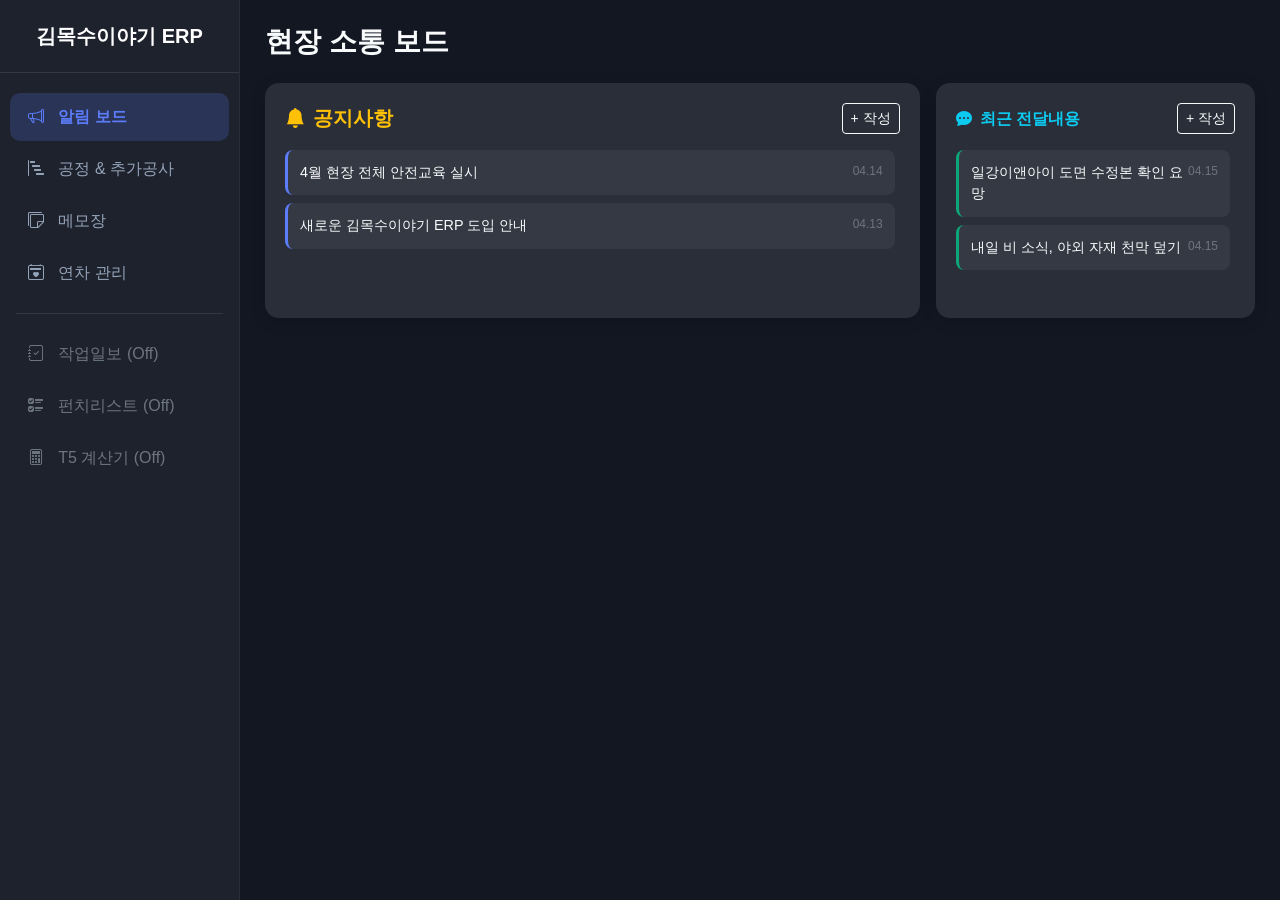
<file: test.html>
<!DOCTYPE html>
<html lang="ko">
<head>
    <meta charset="UTF-8">
    <meta name="viewport" content="width=device-width, initial-scale=1.0, maximum-scale=1.0, user-scalable=no">
    <title>신규 기능 테스트 - 김목수이야기</title>
    
    <link href="https://cdn.jsdelivr.net/npm/bootstrap@5.3.2/dist/css/bootstrap.min.css" rel="stylesheet">
    <link rel="stylesheet" href="https://cdn.jsdelivr.net/npm/bootstrap-icons@1.11.1/font/bootstrap-icons.css">
    
    <style>
        :root { --bg-deep: #131722; --sidebar-bg: #1e222d; --card-bg: #2a2e39; --primary-accent: #5c7cfa; --success-btn: #0ca678; }
        body { background-color: var(--bg-deep); color: #f8fafc; font-family: 'Pretendard', sans-serif; margin: 0; overflow: hidden; }
        .app-wrapper { display: flex; height: 100vh; width: 100vw; }
        
        .sidebar { width: 240px; background-color: var(--sidebar-bg); border-right: 1px solid rgba(255,255,255,0.05); display: flex; flex-direction: column; z-index: 1050; }
        .main-container { flex: 1; overflow-y: auto; padding: 25px; padding-bottom: 80px; }

        .nav-link { color: #94a3b8; padding: 12px 18px; margin: 4px 10px; border-radius: 10px; cursor: pointer; transition: 0.2s; }
        .nav-link:hover, .nav-link.active { background-color: rgba(92, 124, 250, 0.2); color: var(--primary-accent); font-weight: bold; }
        .nav-link i { margin-right: 10px; }

        .page-section { display: none; animation: fadeIn 0.2s; }
        .page-section.active { display: block; }
        @keyframes fadeIn { from { opacity: 0; transform: translateY(5px); } to { opacity: 1; transform: translateY(0); } }

        .t5-card { background: var(--card-bg); border-radius: 14px; padding: 20px; box-shadow: 0 4px 15px rgba(0,0,0,0.15); margin-bottom: 20px; }
        .input-dark { background: #1e222d !important; border: 1px solid rgba(255,255,255,0.1) !important; color: white !important; }
        
        /* 게시판 UI */
        .board-list { max-height: 250px; overflow-y: auto; padding-right: 5px; }
        .board-item { background: rgba(255,255,255,0.05); padding: 12px; border-radius: 8px; margin-bottom: 8px; border-left: 3px solid var(--primary-accent); font-size: 0.9rem; }
        
        /* 공정표 UI */
        .gantt-container { overflow-x: auto; background: #1e222d; border-radius: 8px; border: 1px solid rgba(255,255,255,0.1); }
        .gantt-table { margin: 0; white-space: nowrap; font-size: 0.8rem; }
        .gantt-table th, .gantt-table td { border-color: rgba(255,255,255,0.1) !important; padding: 6px !important; vertical-align: middle; }
        .gantt-task-col { position: sticky; left: 0; background: var(--card-bg) !important; z-index: 2; font-weight: bold; text-align: left; min-width: 100px; border-right: 2px solid rgba(255,255,255,0.2) !important; }
        .gantt-cell { cursor: pointer; min-width: 35px; transition: 0.1s; }
        .gantt-cell:hover { background: rgba(255,255,255,0.1); }
        .gantt-active { background: var(--primary-accent) !important; box-shadow: inset 0 0 0 1px rgba(0,0,0,0.2); }
        .day-sat { background: rgba(92, 124, 250, 0.1) !important; color: #5c7cfa; }
        .day-sun { background: rgba(224, 49, 49, 0.1) !important; color: #e03131; }

        /* 메모장 UI */
        .memo-grid { display: grid; grid-template-columns: repeat(auto-fill, minmax(250px, 1fr)); gap: 15px; }
        .memo-card { background: #fffae6; color: #333; padding: 15px; border-radius: 8px; box-shadow: 2px 4px 10px rgba(0,0,0,0.1); position: relative; }
        .memo-card.shared { background: #e3f2fd; }
        .memo-date { font-size: 0.7rem; color: #666; margin-bottom: 8px; border-bottom: 1px solid rgba(0,0,0,0.1); padding-bottom: 4px; }
        .memo-content { font-size: 0.9rem; white-space: pre-wrap; line-height: 1.4; }
        
        @media (max-width: 768px) {
            .sidebar { display: none; } /* 테스트용 임시 숨김 */
            .main-container { padding: 15px; }
        }
        
        /* 커스텀 스크롤바 */
        ::-webkit-scrollbar { width: 6px; height: 6px; }
        ::-webkit-scrollbar-track { background: transparent; }
        ::-webkit-scrollbar-thumb { background: #4b5563; border-radius: 3px; }
    </style>
</head>
<body>

<div class="app-wrapper">
    <nav class="sidebar">
        <div class="p-4 text-center border-bottom border-secondary border-opacity-25">
            <h5 class="fw-bold text-white m-0">김목수이야기 ERP</h5>
        </div>
        <div class="flex-grow-1 mt-3">
            <div class="nav-link active" onclick="showPage('board', this)"><i class="bi bi-megaphone"></i> 알림 보드</div>
            <div class="nav-link" onclick="showPage('gantt', this)"><i class="bi bi-bar-chart-steps"></i> 공정 & 추가공사</div>
            <div class="nav-link" onclick="showPage('memo', this)"><i class="bi bi-stickies"></i> 메모장</div>
            <div class="nav-link" onclick="showPage('leave', this)"><i class="bi bi-calendar2-heart"></i> 연차 관리</div>
            <hr class="border-secondary opacity-25 mx-3">
            <div class="nav-link text-secondary"><i class="bi bi-journal-check"></i> 작업일보 (Off)</div>
            <div class="nav-link text-secondary"><i class="bi bi-ui-checks"></i> 펀치리스트 (Off)</div>
            <div class="nav-link text-secondary"><i class="bi bi-calculator"></i> T5 계산기 (Off)</div>
        </div>
    </nav>

    <main class="main-container">
        
        <section id="page-board" class="page-section active">
            <h3 class="fw-bold mb-4">현장 소통 보드</h3>
            
            <div class="row g-3">
                <div class="col-12 col-md-8">
                    <div class="t5-card h-100">
                        <div class="d-flex justify-content-between align-items-center mb-3">
                            <h5 class="fw-bold text-warning m-0"><i class="bi bi-bell-fill me-2"></i>공지사항</h5>
                            <button class="btn btn-sm btn-outline-light" onclick="addMsg('notice')">+ 작성</button>
                        </div>
                        <div class="board-list" id="notice-list">
                            </div>
                    </div>
                </div>
                
                <div class="col-12 col-md-4">
                    <div class="t5-card h-100">
                        <div class="d-flex justify-content-between align-items-center mb-3">
                            <h6 class="fw-bold text-info m-0"><i class="bi bi-chat-dots-fill me-2"></i>최근 전달내용</h6>
                            <button class="btn btn-sm btn-outline-light" onclick="addMsg('memo')">+ 작성</button>
                        </div>
                        <div class="board-list" id="msg-list">
                            </div>
                    </div>
                </div>
            </div>
        </section>

        <section id="page-gantt" class="page-section">
            <div class="d-flex justify-content-between align-items-center mb-4 border-bottom border-secondary border-opacity-25 pb-3">
                <h3 class="fw-bold m-0">현장 공정 & 추가 내역</h3>
                <button class="btn btn-primary fw-bold" onclick="createNewProject()">+ 신규 현장 공정 셋팅</button>
            </div>

            <div class="t5-card">
                <div class="d-flex justify-content-between align-items-center mb-3">
                    <h5 class="fw-bold text-white m-0">📍 일강이앤아이 현장</h5>
                    <span class="badge bg-secondary">진행중</span>
                </div>
                
                <h6 class="fw-bold mt-4 mb-2 text-primary"><i class="bi bi-bar-chart-steps me-2"></i>실전 공정표 (Gantt)</h6>
                <div class="gantt-container mb-4">
                    <table class="table table-dark table-bordered gantt-table" id="ganttTable">
                        </table>
                </div>
                <div class="text-end mb-4">
                    <button class="btn btn-sm btn-outline-secondary" onclick="addGanttDate()">+ 날짜 1일 추가 연장</button>
                </div>

                <hr class="border-secondary opacity-25">

                <div class="d-flex justify-content-between align-items-center mt-4 mb-2">
                    <h6 class="fw-bold text-warning m-0"><i class="bi bi-cash-coin me-2"></i>추가 공사 내역</h6>
                    <button class="btn btn-sm btn-outline-warning" onclick="addExtraCostRow()">+ 내역 추가</button>
                </div>
                <div class="table-responsive">
                    <table class="table table-dark table-sm align-middle text-center" style="font-size:0.85rem;">
                        <thead class="text-secondary">
                            <tr>
                                <th>지시일자</th>
                                <th style="width: 30%;">내용</th>
                                <th>추가 금액(원)</th>
                                <th>진행</th>
                                <th>계산서</th>
                                <th>비고</th>
                                <th></th>
                            </tr>
                        </thead>
                        <tbody id="extraCostBody">
                            </tbody>
                        <tfoot>
                            <tr>
                                <td colspan="2" class="text-end fw-bold text-secondary">총 추가 공사대금 :</td>
                                <td class="text-warning fw-bold fs-6" id="extraTotalSum">0</td>
                                <td colspan="4"></td>
                            </tr>
                        </tfoot>
                    </table>
                </div>
            </div>
        </section>

        <section id="page-memo" class="page-section">
            <div class="d-flex justify-content-between align-items-center mb-4">
                <h3 class="fw-bold m-0">메모장</h3>
                <button class="btn btn-primary fw-bold" onclick="addMemo()">+ 새 메모 작성</button>
            </div>
            
            <ul class="nav nav-pills mb-4" id="memoTabs">
                <li class="nav-item"><button class="nav-link active py-1 px-3" onclick="switchMemoTab('private')">내 메모</button></li>
                <li class="nav-item"><button class="nav-link py-1 px-3" onclick="switchMemoTab('shared')">팀 공유 메모</button></li>
            </ul>

            <div class="memo-grid" id="memoContainer">
                </div>
        </section>

        <section id="page-leave" class="page-section">
            <div class="d-flex justify-content-between align-items-center mb-4">
                <h3 class="fw-bold m-0">팀원 연차 관리 (입사일 기준)</h3>
                <button class="btn btn-success fw-bold" onclick="requestLeave()">+ 연차/반차 신청</button>
            </div>

            <div class="t5-card border border-warning border-opacity-50">
                <h6 class="fw-bold text-warning mb-3"><i class="bi bi-gear me-2"></i>[관리자 전용] 팀원 기본 세팅</h6>
                <div class="table-responsive">
                    <table class="table table-dark table-sm align-middle text-center mb-0">
                        <thead class="text-secondary">
                            <tr><th>이름</th><th>입사일</th><th>기본 연차</th><th>조정(보너스)</th><th>총 연차</th><th>사용</th><th>잔여</th></tr>
                        </thead>
                        <tbody id="leaveAdminBody">
                            <tr>
                                <td class="fw-bold text-white">강재구</td>
                                <td><input type="date" class="form-control form-control-sm input-dark" value="2025-04-10"></td>
                                <td><input type="number" class="form-control form-control-sm input-dark text-center" value="15" style="width:60px; margin:auto;"></td>
                                <td><input type="number" class="form-control form-control-sm input-dark text-center" value="0" style="width:60px; margin:auto;"></td>
                                <td class="fw-bold text-info">15</td>
                                <td class="text-danger">2.5</td>
                                <td class="text-success fw-bold fs-6">12.5</td>
                            </tr>
                        </tbody>
                    </table>
                </div>
            </div>

            <h6 class="fw-bold mt-5 mb-3 text-white"><i class="bi bi-calendar-check me-2"></i>이번 달 휴가자 현황</h6>
            <div class="t5-card p-3">
                <div id="leaveCalendar" class="row g-2 text-center" style="font-size:0.8rem;">
                    </div>
            </div>
        </section>

    </main>
</div>

<script>
    // -------------------------
    // 공통 네비게이션
    // -------------------------
    function showPage(pageId, el) {
        document.querySelectorAll('.page-section').forEach(p => p.classList.remove('active'));
        document.getElementById('page-' + pageId).classList.add('active');
        document.querySelectorAll('.nav-link').forEach(l => l.classList.remove('active'));
        if(el) el.classList.add('active');
    }

    // -------------------------
    // 1. 알림 보드 로직
    // -------------------------
    let boardData = {
        notice: [{ text: "4월 현장 전체 안전교육 실시", date: "04.14" }, { text: "새로운 김목수이야기 ERP 도입 안내", date: "04.13" }],
        memo: [{ text: "일강이앤아이 도면 수정본 확인 요망", date: "04.15" }, { text: "내일 비 소식, 야외 자재 천막 덮기", date: "04.15" }]
    };

    function renderBoard() {
        document.getElementById('notice-list').innerHTML = boardData.notice.map(n => `<div class="board-item d-flex justify-content-between"><span>${n.text}</span><span class="text-secondary" style="font-size:0.75rem;">${n.date}</span></div>`).join('');
        document.getElementById('msg-list').innerHTML = boardData.memo.map(n => `<div class="board-item d-flex justify-content-between" style="border-color:var(--success-btn);"><span>${n.text}</span><span class="text-secondary" style="font-size:0.75rem;">${n.date}</span></div>`).join('');
    }

    function addMsg(type) {
        let msg = prompt("내용을 입력하세요");
        if(msg) {
            let today = new Date(); let dStr = `0${today.getMonth()+1}`.slice(-2) + "." + `0${today.getDate()}`.slice(-2);
            boardData[type].unshift({ text: msg, date: dStr });
            renderBoard();
        }
    }
    renderBoard();

    // -------------------------
    // 2. 맞춤형 공정표 로직
    // -------------------------
    const defaultTasks = ["철거", "목공", "전기", "필름", "도장", "소방", "가구", "바닥", "유리", "금속", "사인", "설비", "청소", "기타 잔손"];
    let ganttDates = [];
    let ganttState = {}; // { "철거_2026-04-10": true }

    function createNewProject() {
        let sd = prompt("공사 시작일 (예: 2026-04-15)");
        if(!sd) return;
        let start = new Date(sd);
        ganttDates = [];
        for(let i=0; i<45; i++) { // 45일 기본 세팅
            let d = new Date(start); d.setDate(start.getDate() + i);
            ganttDates.push(d);
        }
        renderGantt();
    }

    function renderGantt() {
        if(ganttDates.length === 0) return;
        const thead = ganttDates.map(d => {
            const day = d.getDay();
            let cClass = day === 0 ? 'day-sun' : (day === 6 ? 'day-sat' : '');
            return `<th class="${cClass}">${d.getMonth()+1}/${d.getDate()}</th>`;
        }).join('');
        
        let html = `<thead><tr><th class="gantt-task-col">공정명</th>${thead}</tr></thead><tbody>`;
        
        defaultTasks.forEach((task, tIdx) => {
            html += `<tr><td class="gantt-task-col text-info">${task}</td>`;
            ganttDates.forEach((d, dIdx) => {
                const day = d.getDay(); let bgClass = day === 0 ? 'day-sun' : (day === 6 ? 'day-sat' : '');
                let key = `${tIdx}_${dIdx}`;
                let active = ganttState[key] ? 'gantt-active' : '';
                html += `<td class="gantt-cell ${bgClass} ${active}" onclick="toggleGantt('${key}')"></td>`;
            });
            html += `</tr>`;
        });
        html += `</tbody>`;
        document.getElementById('ganttTable').innerHTML = html;
    }

    function toggleGantt(key) {
        ganttState[key] = !ganttState[key];
        renderGantt();
    }

    function addGanttDate() {
        if(ganttDates.length === 0) return alert("먼저 공정을 셋팅하세요.");
        let lastD = new Date(ganttDates[ganttDates.length-1]);
        lastD.setDate(lastD.getDate() + 1);
        ganttDates.push(lastD);
        renderGantt();
    }

    // 시연용 초기화
    ganttDates = [new Date(), new Date(new Date().setDate(new Date().getDate()+1)), new Date(new Date().setDate(new Date().getDate()+2)), new Date(new Date().setDate(new Date().getDate()+3))];
    renderGantt();

    // -------------------------
    // 3. 추가 공사 로직
    // -------------------------
    function formatNumber(num) { return num.toString().replace(/\B(?=(\d{3})+(?!\d))/g, ","); }
    
    function addExtraCostRow() {
        const tbody = document.getElementById('extraCostBody');
        const tr = document.createElement('tr');
        tr.innerHTML = `
            <td><input type="date" class="form-control form-control-sm input-dark"></td>
            <td><input type="text" class="form-control form-control-sm input-dark" placeholder="추가 타설 등"></td>
            <td><input type="number" class="form-control form-control-sm input-dark text-end cost-input" oninput="calcExtraSum()" value="0"></td>
            <td><input class="form-check-input" type="checkbox"></td>
            <td><input class="form-check-input" type="checkbox"></td>
            <td><input type="text" class="form-control form-control-sm input-dark"></td>
            <td><button class="btn btn-sm btn-danger py-0 px-2" onclick="this.closest('tr').remove(); calcExtraSum();"><i class="bi bi-x"></i></button></td>
        `;
        tbody.appendChild(tr);
    }

    function calcExtraSum() {
        let sum = 0;
        document.querySelectorAll('.cost-input').forEach(el => {
            sum += parseInt(el.value || 0);
        });
        document.getElementById('extraTotalSum').innerText = formatNumber(sum) + " 원";
    }

    // -------------------------
    // 4. 하이브리드 메모장 로직
    // -------------------------
    let memos = [
        { type: 'private', text: "내일 반장님들 커피 사가기", date: "2026-04-15" },
        { type: 'shared', text: "[공용] 실리콘 발주 2박스 더 필요함 (강재구)", date: "2026-04-14" }
    ];
    let currentMemoTab = 'private';

    function switchMemoTab(tab) {
        currentMemoTab = tab;
        document.querySelectorAll('#memoTabs .nav-link').forEach(l => l.classList.remove('active'));
        event.target.classList.add('active');
        renderMemos();
    }

    function renderMemos() {
        const filtered = memos.filter(m => m.type === currentMemoTab);
        document.getElementById('memoContainer').innerHTML = filtered.map((m, i) => `
            <div class="memo-card ${m.type === 'shared' ? 'shared' : ''}">
                <div class="memo-date d-flex justify-content-between">
                    <span>${m.date}</span>
                    <i class="bi bi-x text-danger" style="cursor:pointer;" onclick="memos.splice(${i}, 1); renderMemos();"></i>
                </div>
                <div class="memo-content">${m.text}</div>
            </div>
        `).join('') || '<p class="text-secondary">작성된 메모가 없습니다.</p>';
    }

    function addMemo() {
        let text = prompt("메모 내용을 입력하세요.\n(앞에 [공유] 라고 적으면 팀 공유 메모로 저장됩니다.)");
        if(!text) return;
        let type = text.startsWith("[공유]") ? 'shared' : 'private';
        let today = new Date().toISOString().split('T')[0];
        memos.push({ type: type, text: text, date: today });
        switchMemoTab(type); // 작성한 탭으로 이동
    }
    renderMemos();

    // -------------------------
    // 5. 연차 관리 (달력 UI 데모)
    // -------------------------
    function requestLeave() {
        alert("[데모] 연차 신청 팝업 (종일/오전/오후 선택) 이 오픈됩니다.");
    }

    function renderLeaveCalendar() {
        // 임시 달력 렌더링 (간단한 날짜 박스)
        let html = '';
        for(let i=1; i<=15; i++) {
            let badge = '';
            if(i===4) badge = `<br><span class="badge bg-danger mt-1">강재구(종)</span>`;
            if(i===12) badge = `<br><span class="badge bg-warning text-dark mt-1">이준호(오전)</span>`;
            html += `<div class="col-2 col-md-1 mb-2">
                <div class="border border-secondary border-opacity-25 rounded p-1 h-100">
                    <span class="fw-bold">${i}</span>${badge}
                </div>
            </div>`;
        }
        document.getElementById('leaveCalendar').innerHTML = html;
    }
    renderLeaveCalendar();

</script>
</body>
</html>
</file>
